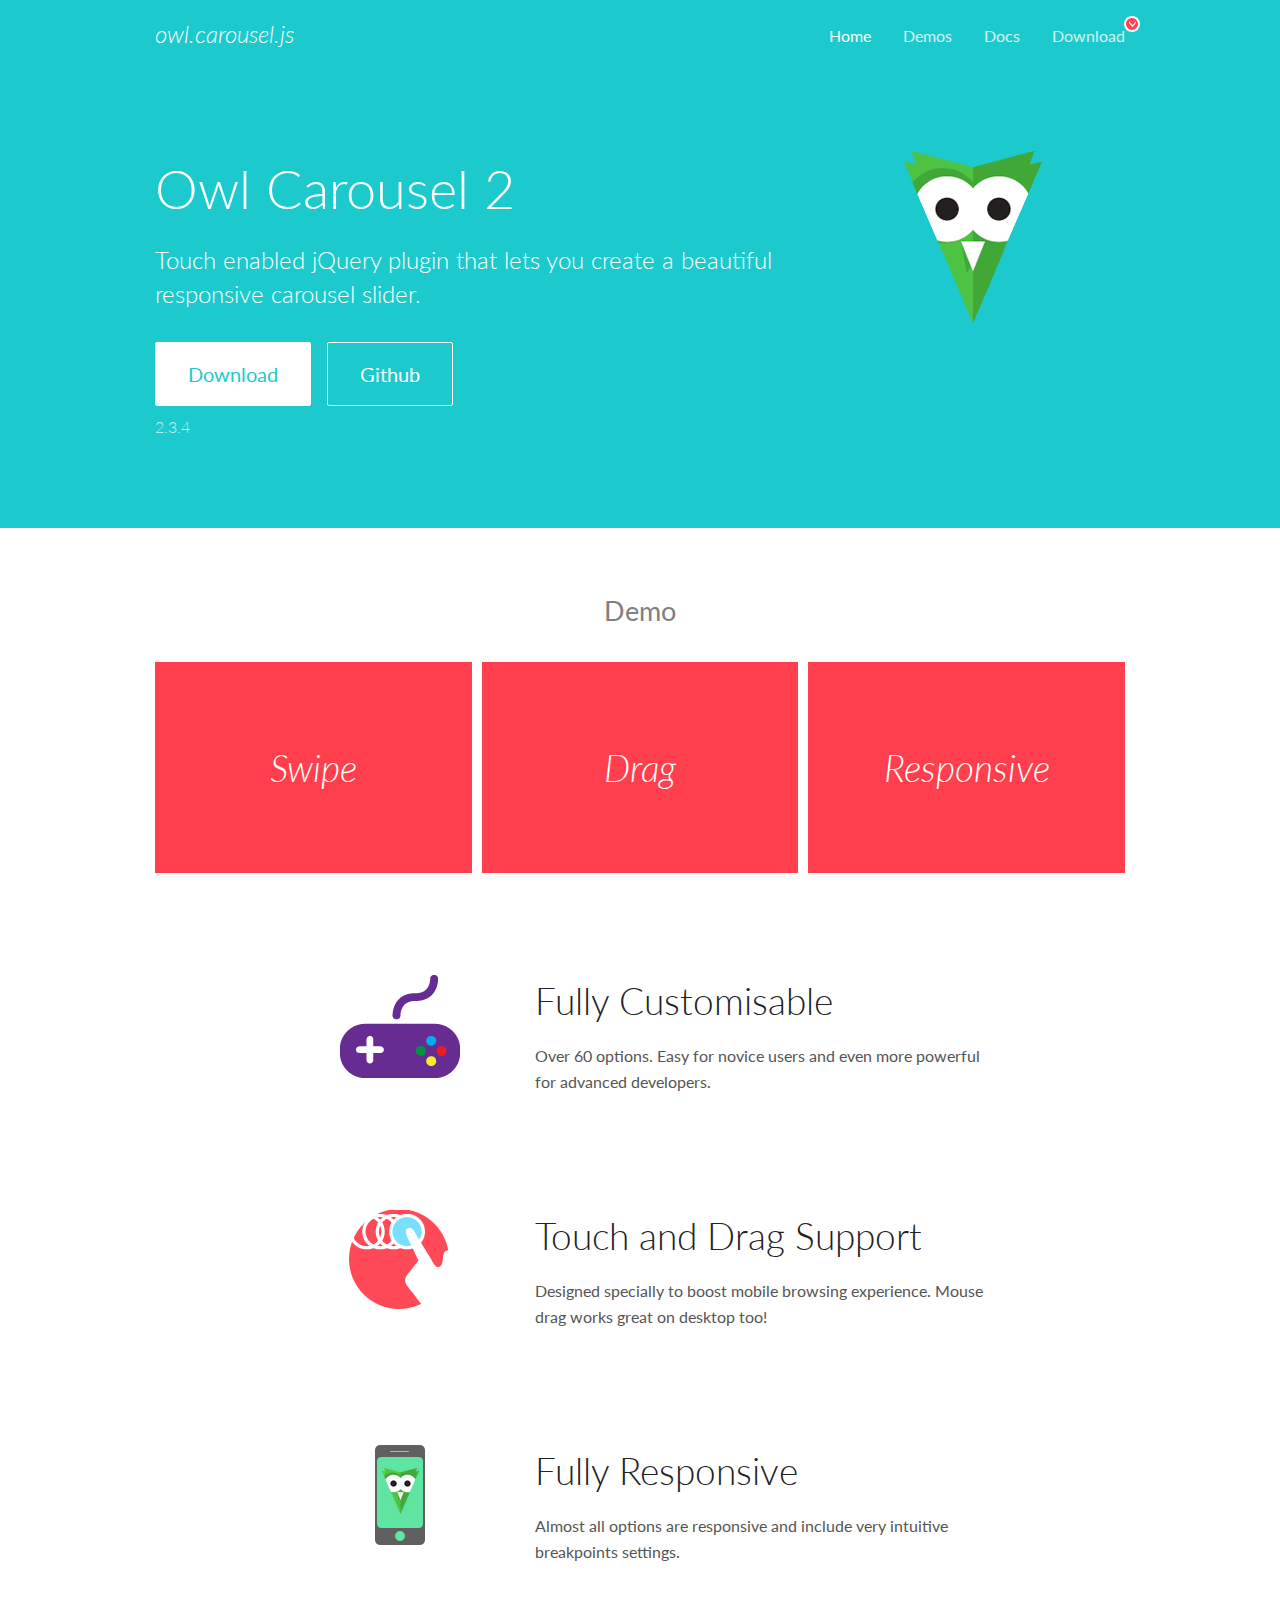
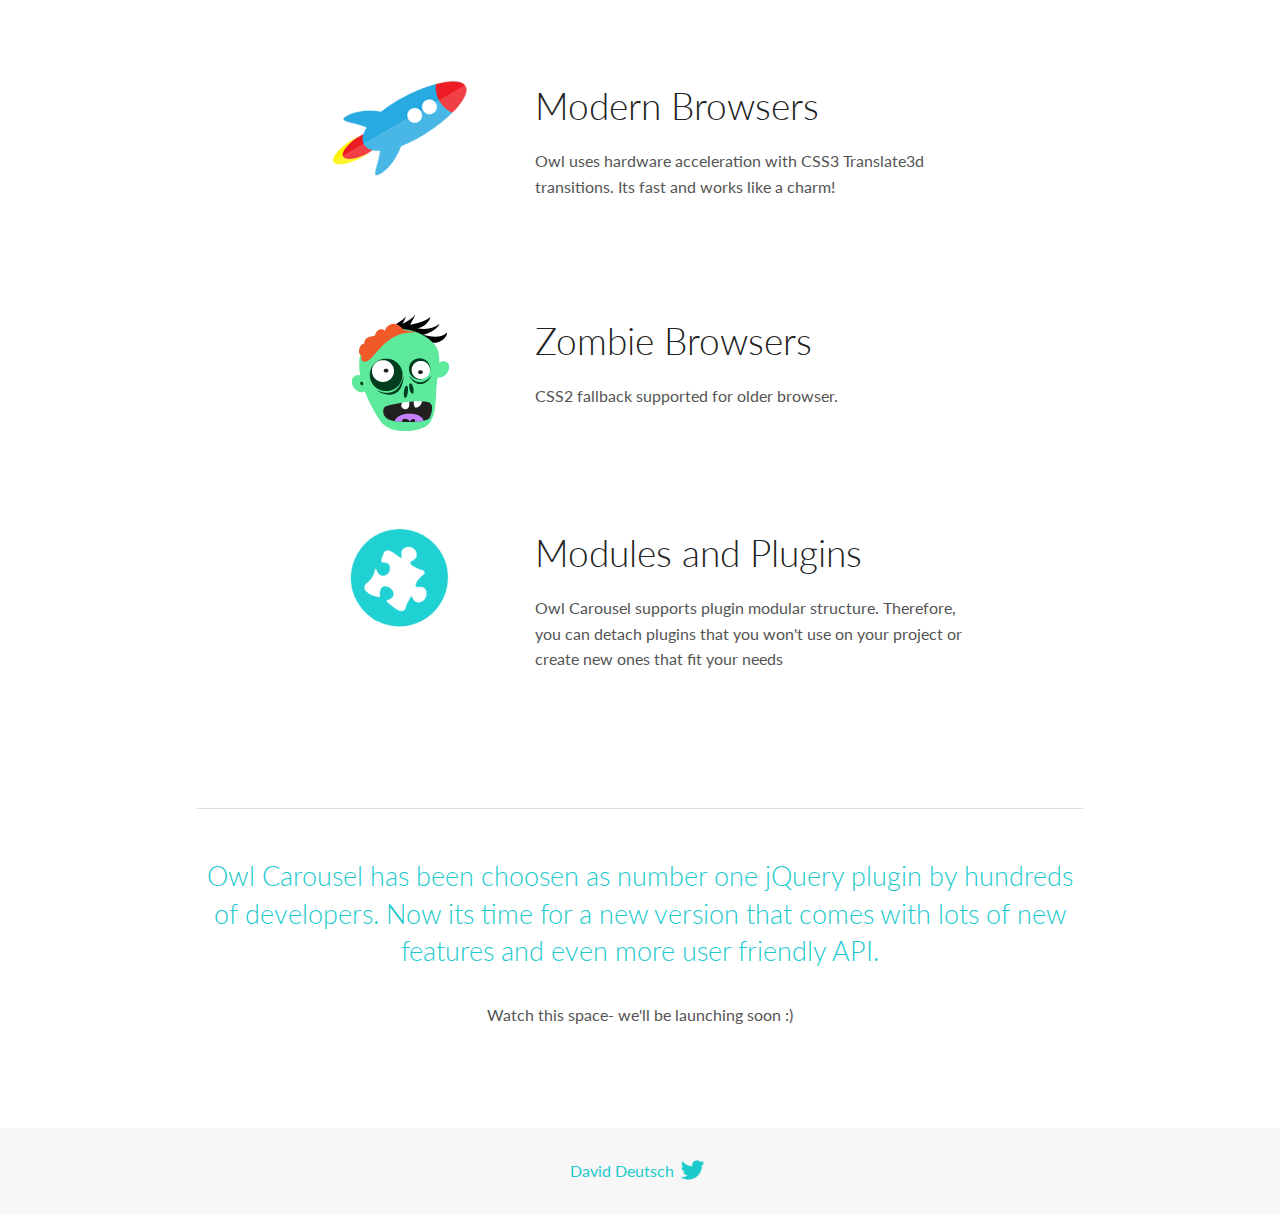
<file: static/shop/OwlCarousel2-2.3.4/docs/index.html>
<!DOCTYPE html>
<html lang="en">
  <head>

    <!-- head -->
    <meta charset="utf-8">
    <meta name="msapplication-tap-highlight" content="no" />
    <meta name="viewport" content="width=device-width, initial-scale=1.0" />
    <meta name="description" content="Touch enabled jQuery plugin that lets you create beautiful responsive carousel slider.">
    <meta name="author" content="David Deutsch">
    <title>
      Home | Owl Carousel | 2.3.4
    </title>

    <!-- Stylesheets -->
    <link href='https://fonts.googleapis.com/css?family=Lato:300,400,700,400italic,300italic' rel='stylesheet' type='text/css'>
    <link rel="stylesheet" href="assets/css/docs.theme.min.css">

    <!-- Owl Stylesheets -->
    <link rel="stylesheet" href="assets/owlcarousel/assets/owl.carousel.min.css">
    <link rel="stylesheet" href="assets/owlcarousel/assets/owl.theme.default.min.css">

    <!-- HTML5 shim and Respond.js IE8 support of HTML5 elements and media queries -->

    <!--[if lt IE 9]>
      <script src="https://oss.maxcdn.com/libs/html5shiv/3.7.0/html5shiv.js"></script>
      <script src="https://oss.maxcdn.com/libs/respond.js/1.3.0/respond.min.js"></script>
    <![endif]-->

    <!-- Favicons -->
    <link rel="apple-touch-icon-precomposed" sizes="144x144" href="assets/ico/apple-touch-icon-144-precomposed.png">
    <link rel="shortcut icon" href="assets/ico/favicon.png">
    <link rel="shortcut icon" href="favicon.ico">

    <!-- Yeah i know js should not be in header. Its required for demos.-->

    <!-- javascript -->
    <script src="assets/vendors/jquery.min.js"></script>
    <script src="assets/owlcarousel/owl.carousel.js"></script>
  </head>
  <body>

    <!-- header -->
    <header class="header">
      <div class="row">
        <div class="large-12 columns">
          <div class="brand left">
            <h3>
              <a href="/OwlCarousel2/">owl.carousel.js</a> 
            </h3>
          </div>
          <a id="toggle-nav" class="right">
            <span></span> <span></span> <span></span> 
          </a> 
          <div class="nav-bar">
            <ul class="clearfix">
              <li class="active">
                <a href="/OwlCarousel2/index.html">Home</a> 
              </li>
              <li> <a href="/OwlCarousel2/demos/demos.html">Demos</a>  </li>
              <li> <a href="/OwlCarousel2/docs/started-welcome.html">Docs</a>  </li>
              <li>
                <a href="https://github.com/OwlCarousel2/OwlCarousel2/archive/2.3.4.zip">Download</a> 
                <span class="download"></span> 
              </li>
            </ul>
          </div>
        </div>
      </div>
    </header>

    <!-- home panel -->
    <section id="hero">
      <div class="row">
        <div class="large-8 medium-8 columns">
          <h1>Owl Carousel 2</h1>
          <h4>Touch enabled jQuery plugin that lets you create a beautiful responsive carousel slider.</h4>
          <a href="https://github.com/OwlCarousel2/OwlCarousel2/archive/2.3.4.zip" class="hero-button">Download</a> 
          <a href="https://github.com/OwlCarousel2/OwlCarousel2" class="hero-button outline">Github</a> 
          <p>2.3.4</p>
        </div>
        <div class="large-4 medium-4 columns">
          <img class="owl-logo" src="assets/img/owl-logo.png" alt="mr. Owl">
        </div>
      </div>
    </section>

    <!-- body -->
    <div class="home-demo">
      <div class="row">
        <div class="large-12 columns">
          <h3>Demo</h3>
          <div class="owl-carousel">
            <div class="item">
              <h2>Swipe</h2>
            </div>
            <div class="item">
              <h2>Drag</h2>
            </div>
            <div class="item">
              <h2>Responsive</h2>
            </div>
            <div class="item">
              <h2>CSS3</h2>
            </div>
            <div class="item">
              <h2>Fast</h2>
            </div>
            <div class="item">
              <h2>Easy</h2>
            </div>
            <div class="item">
              <h2>Free</h2>
            </div>
            <div class="item">
              <h2>Upgradable</h2>
            </div>
            <div class="item">
              <h2>Tons of options</h2>
            </div>
            <div class="item">
              <h2>Infinity</h2>
            </div>
            <div class="item">
              <h2>Auto Width</h2>
            </div>
          </div>
        </div>
      </div>
    </div>
    <script>
      var owl = $('.owl-carousel');
      owl.owlCarousel({
        margin: 10,
        loop: true,
        responsive: {
          0: {
            items: 1
          },
          600: {
            items: 2
          },
          1000: {
            items: 3
          }
        }
      })
    </script>

    <!-- features -->
    <div id="features">
      <div class="row">
        <div class="small-12 medium-9 small-centered columns">
          <section class="row feature">
            <div class="medium-4 small-12 columns">
              <img src="assets/img/feature-options.png" alt="">
            </div>
            <div class="medium-8 small-12 columns">
              <h2>Fully Customisable</h2>
              <p>Over 60 options. Easy for novice users and even more powerful for advanced developers.</p>
            </div>
          </section>
          <section class="row feature">
            <div class="medium-4 small-12 columns">
              <img src="assets/img/feature-drag.png" alt="">
            </div>
            <div class="medium-8 small-12 columns">
              <h2>Touch and Drag Support</h2>
              <p>Designed specially to boost mobile browsing experience. Mouse drag works great on desktop too!</p>
            </div>
          </section>
          <section class="row feature">
            <div class="medium-4 small-12 columns">
              <img src="assets/img/feature-responsive.png" alt="">
            </div>
            <div class="medium-8 small-12 columns">
              <h2>Fully Responsive</h2>
              <p>Almost all options are responsive and include very intuitive breakpoints settings.</p>
            </div>
          </section>
          <section class="row feature">
            <div class="medium-4 small-12 columns">
              <img src="assets/img/feature-modern.png" alt="">
            </div>
            <div class="medium-8 small-12 columns">
              <h2>Modern Browsers</h2>
              <p>Owl uses hardware acceleration with CSS3 Translate3d transitions. Its fast and works like a charm! </p>
            </div>
          </section>
          <section class="row feature">
            <div class="medium-4 small-12 columns">
              <img src="assets/img/feature-zombie.png" alt="">
            </div>
            <div class="medium-8 small-12 columns">
              <h2>Zombie Browsers</h2>
              <p>CSS2 fallback supported for older browser.</p>
            </div>
          </section>
          <section class="row feature">
            <div class="medium-4 small-12 columns">
              <img src="assets/img/feature-module.png" alt="">
            </div>
            <div class="medium-8 small-12 columns">
              <h2>Modules and Plugins</h2>
              <p>Owl Carousel supports plugin modular structure. Therefore, you can detach plugins that you won&#x27;t use on your project or create new ones that fit your needs</p>
            </div>
          </section>
        </div>
      </div>
    </div>

    <!-- footer -->
    <section id="teaser-text">
      <div class="row">
        <div class="small-12 medium-11 small-centered columns">
          <hr>
          <h3 id="owl-carousel-has-been-choosen-as-number-one-jquery-plugin-by-hundreds-of-developers-now-its-time-for-a-new-version-that-comes-with-lots-of-new-features-and-even-more-user-friendly-api-">Owl Carousel has been choosen as number one jQuery plugin by hundreds of developers. Now its time for a new version that comes with lots of new features and even more user friendly API.</h3>
          <p>Watch this space- we&#39;ll be launching soon :)</p>
        </div>
      </div>
    </section>

    <!-- footer -->
    <footer class="footer">
      <div class="row">
        <div class="large-12 columns">
          <h5>
            <a href="/OwlCarousel2/docs/support-contact.html">David Deutsch</a> 
            <a id="custom-tweet-button" href="https://twitter.com/share?url=https://github.com/OwlCarousel2/OwlCarousel2&text=Owl Carousel - This is so awesome! " target="_blank"></a> 
          </h5>
        </div>
      </div>
    </footer>

    <!-- vendors -->
    <script src="assets/vendors/highlight.js"></script>
    <script src="assets/js/app.js"></script>
  </body>
</html>
</file>
